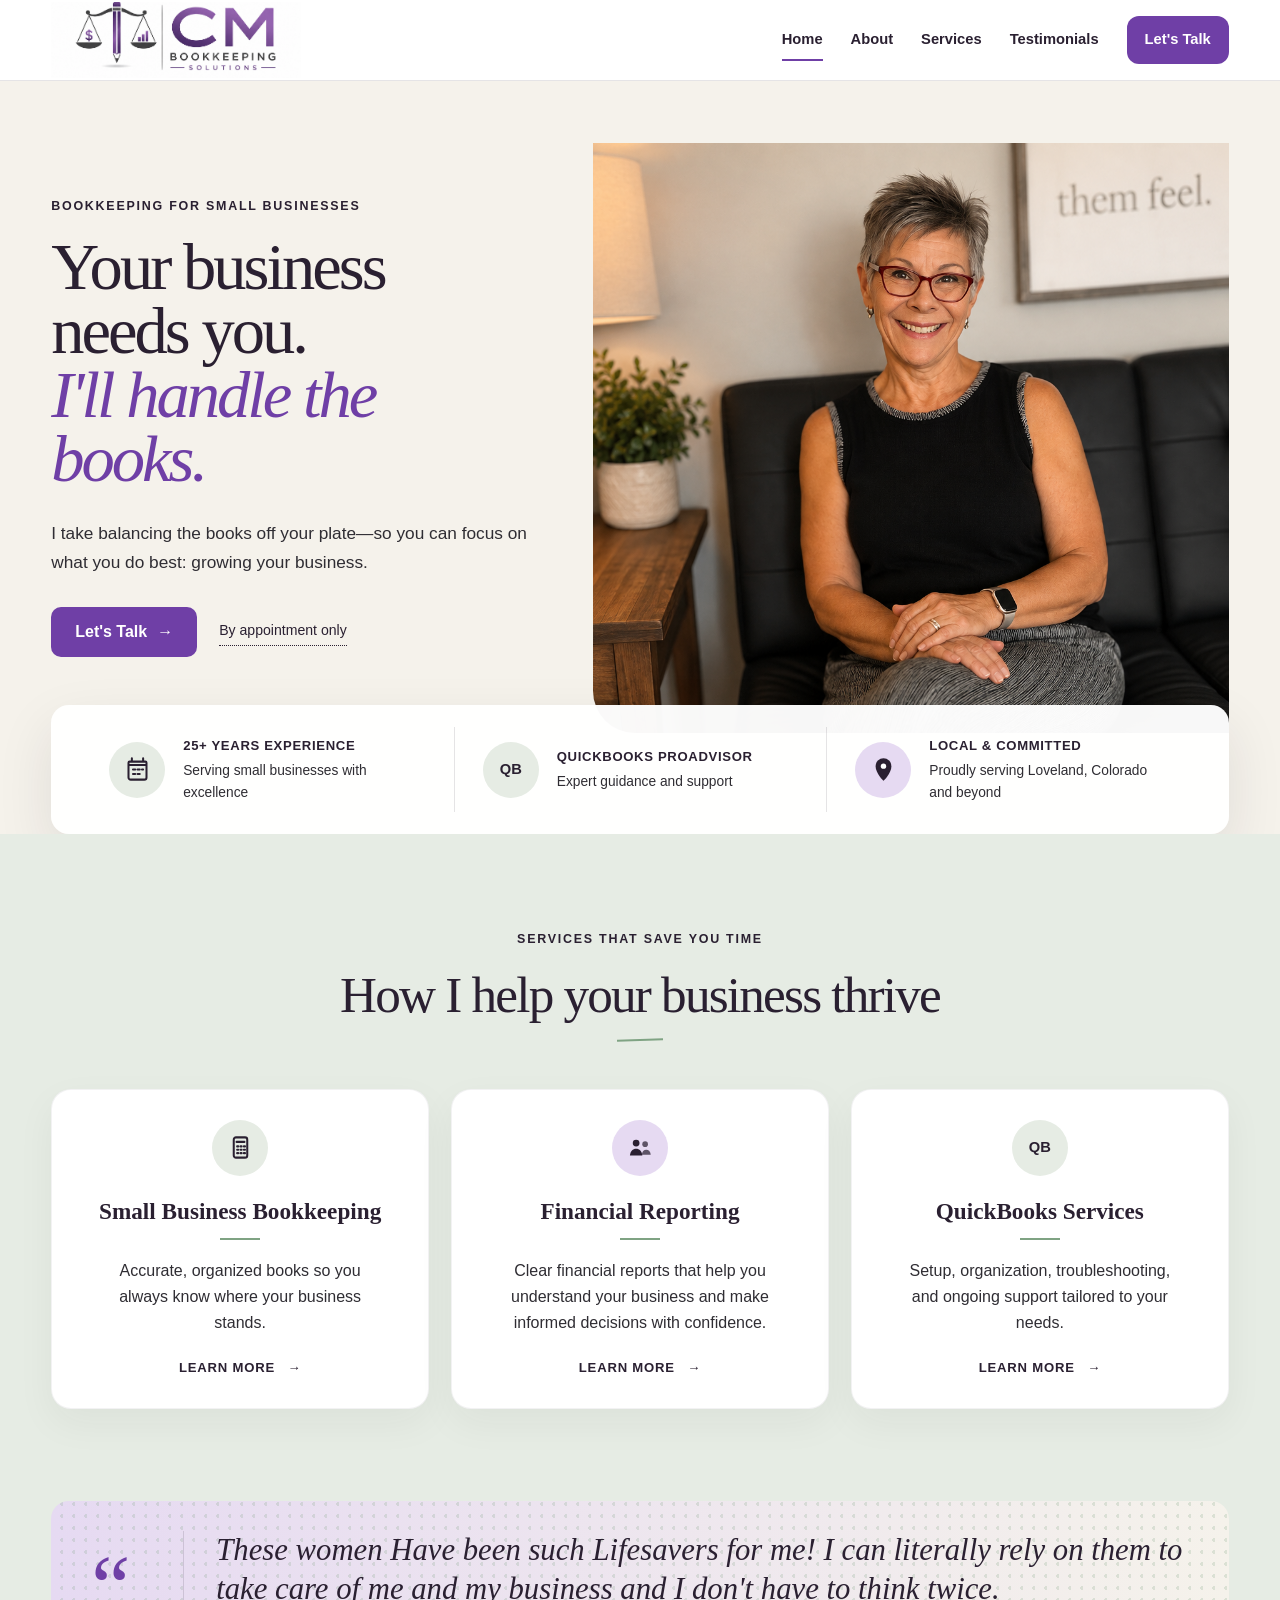
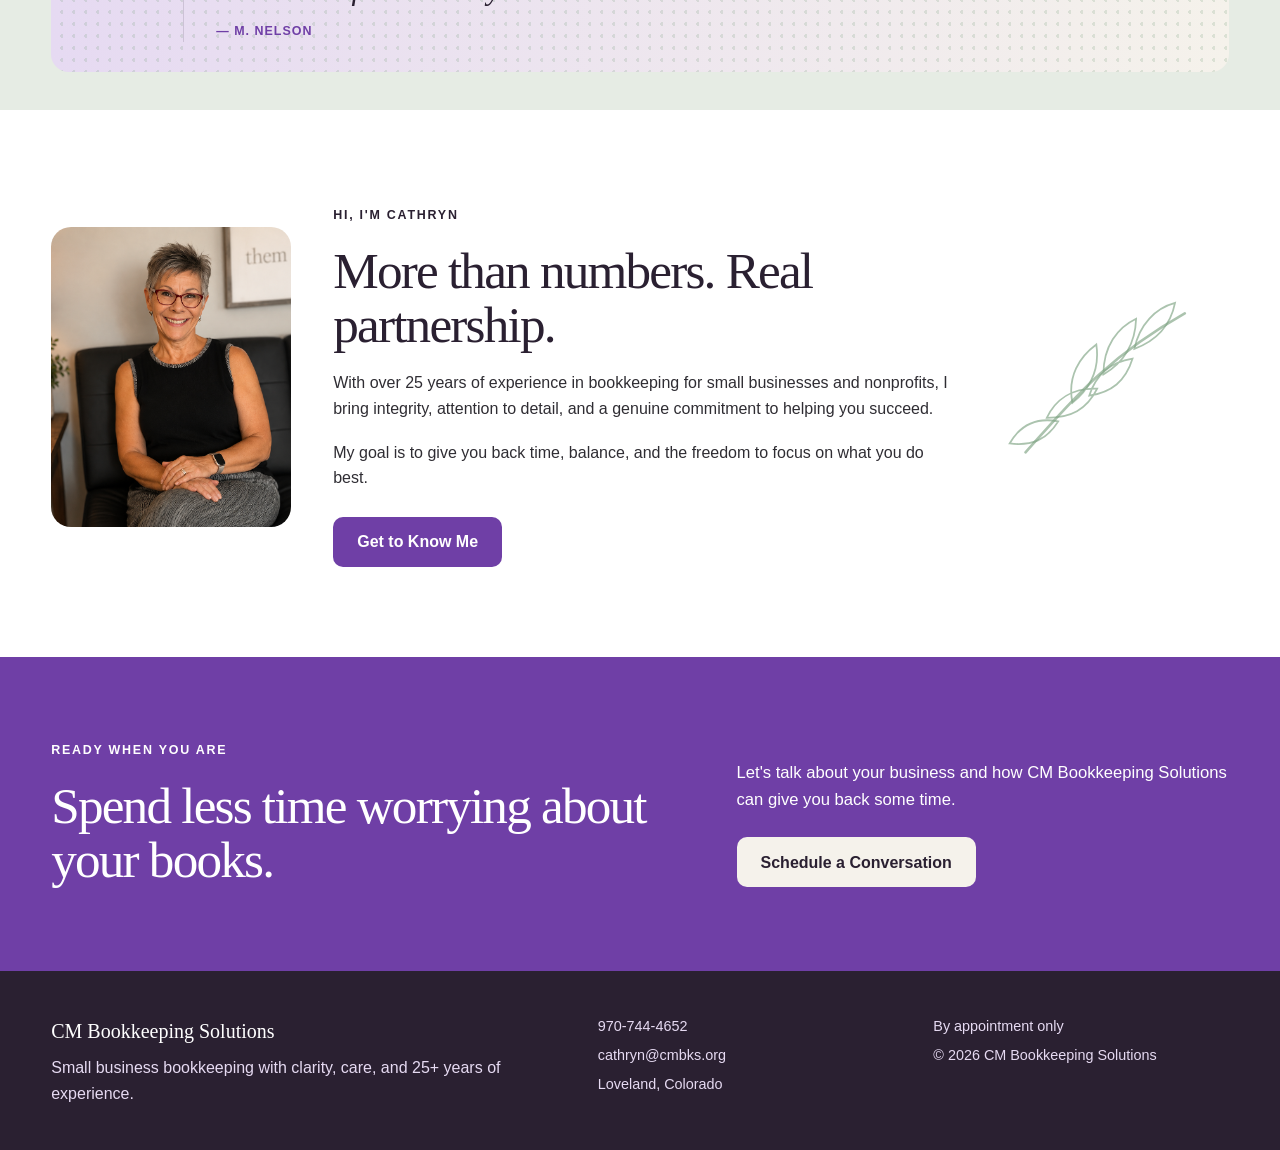
<file: index.html>
<!DOCTYPE html>
<html lang="en">
<head>
  <meta charset="UTF-8">
  <meta name="viewport" content="width=device-width, initial-scale=1.0">

  <title>CM Bookkeeping Solutions | Small Business Bookkeeping</title>
  <meta name="description" content="CM Bookkeeping Solutions provides dependable small business bookkeeping, financial reporting, and QuickBooks services backed by 25+ years of experience. Based in Loveland, Colorado.">

  <link rel="stylesheet" href="style.css">

<!-- Social Media / Link Preview -->
<meta property="og:title" content="CM Bookkeeping Solutions">
<meta property="og:description" content="Bookkeeping and QuickBooks support for small businesses.">
<meta property="og:image" content="https://cmbks.org/Images/cmbks-social-share.png">
<meta property="og:url" content="https://cmbks.org/">
<meta property="og:type" content="website">

<!-- X / Twitter Preview -->
<meta name="twitter:card" content="summary_large_image">
<meta name="twitter:title" content="CM Bookkeeping Solutions">
<meta name="twitter:description" content="Bookkeeping and QuickBooks support for small businesses.">
<meta name="twitter:image" content="https://cmbks.org/Images/cmbks-social-share.png">
</head>

<body>

<header class="site-header">
  <div class="container nav-container">
    <a class="brand" href="index.html" aria-label="CM Bookkeeping Solutions home">
      <span class="brand-logo-frame">
        <img class="brand-logo" src="Images/CMLogo2.0.png" alt="CM Bookkeeping Solutions">
      </span>
    </a>

    <nav class="main-nav" aria-label="Main navigation">
      <a class="active" href="index.html">Home</a>
      <a href="about.html">About</a>
      <a href="services.html">Services</a>
      <a href="testimonials.html">Testimonials</a>
      <a class="nav-cta" href="contact.html">Let's Talk</a>
    </nav>
  </div>
</header>


<main>

<section class="hero">
  <div class="container hero-grid">

    <div class="hero-copy reveal">
      <p class="eyebrow">Bookkeeping for small businesses</p>

      
        <h1>
  Your business<br>
  needs you.<br>
  <em>I'll handle the books.</em>
</h1>
      

      <p class="hero-lead">
        I take balancing the books off your plate—so you can
        focus on what you do best: growing your business.
      </p>

      <div class="hero-actions">
        <a class="button button-primary" href="contact.html">
          Let's Talk <span aria-hidden="true">→</span>
        </a>

        <span class="appointment-note">By appointment only</span>
      </div>
    </div>


    <div class="hero-image reveal reveal-delay">
      <img src="Images/cathryn-portrait.png" alt="Cathryn, owner of CM Bookkeeping Solutions">
      
    </div>

  </div>


  <div class="container trust-panel reveal">

    <div class="trust-item">
      <span class="trust-icon sage-icon">
        <svg viewBox="0 0 24 24" aria-hidden="true">
          <path d="M7 2v3M17 2v3M4 8h16M5 5h14a1 1 0 0 1 1 1v13a2 2 0 0 1-2 2H6a2 2 0 0 1-2-2V6a1 1 0 0 1 1-1Z" fill="none" stroke="currentColor" stroke-width="1.8" stroke-linecap="round"/>
          <path d="M8 12h2M12 12h2M16 12h1M8 16h2M12 16h2" fill="none" stroke="currentColor" stroke-width="1.8" stroke-linecap="round"/>
        </svg>
      </span>

      <div>
        <strong>25+ Years Experience</strong>
        <p>Serving small businesses with excellence</p>
      </div>
    </div>


    <div class="trust-item">
      <span class="trust-icon qb-icon">QB</span>

      <div>
        <strong>QuickBooks ProAdvisor</strong>
        <p>Expert guidance and support</p>
      </div>
    </div>


    <div class="trust-item">
      <span class="trust-icon peach-icon">
        <svg viewBox="0 0 24 24" aria-hidden="true">
          <path d="M12 22s7-6.6 7-13a7 7 0 1 0-14 0c0 6.4 7 13 7 13Z" fill="currentColor"/>
          <circle cx="12" cy="9" r="2.4" fill="var(--paper)"/>
        </svg>
      </span>

      <div>
        <strong>Local & Committed</strong>
        <p>Proudly serving Loveland, Colorado and beyond</p>
      </div>
    </div>

  </div>
</section>


<section class="services-home">
  <div class="container">

    <div class="section-heading centered reveal">
      <p class="eyebrow">Services that save you time</p>
      <h2>How I help your business thrive</h2>
      <span class="heading-swish" aria-hidden="true"></span>
    </div>


    <div class="service-grid">

      <article class="service-card reveal">
        <span class="service-icon sage-icon">
          <svg viewBox="0 0 24 24" aria-hidden="true">
            <rect x="6" y="3" width="12" height="18" rx="2" fill="none" stroke="currentColor" stroke-width="1.8"/>
            <path d="M8.5 7h7M9 11h1M12 11h1M15 11h1M9 14h1M12 14h1M15 14h1M9 17h1M12 17h1M15 17h1" fill="none" stroke="currentColor" stroke-width="1.8" stroke-linecap="round"/>
          </svg>
        </span>

        <h3>Small Business Bookkeeping</h3>

        <p>
          Accurate, organized books so you always know where your business stands.
        </p>

        <a class="card-link" href="services.html">
          Learn More <span aria-hidden="true">→</span>
        </a>
      </article>


      <article class="service-card reveal reveal-delay">
        <span class="service-icon peach-icon">
          <svg viewBox="0 0 24 24" aria-hidden="true">
            <circle cx="9" cy="8" r="3" fill="currentColor"/>
            <circle cx="17" cy="9" r="2.5" fill="currentColor" opacity=".72"/>
            <path d="M3.5 19c.4-4 2.5-6 5.5-6s5.1 2 5.5 6" fill="currentColor"/>
            <path d="M14 18.5c.3-3 1.8-4.6 4-4.6s3.8 1.6 4 4.6" fill="currentColor" opacity=".72"/>
          </svg>
        </span>

        <h3>Financial Reporting</h3>
<p>Clear financial reports that help you understand your business and make informed decisions with confidence.</p>

        <a class="card-link" href="services.html">
          Learn More <span aria-hidden="true">→</span>
        </a>
      </article>


      <article class="service-card reveal reveal-delay-2">
        <span class="service-icon qb-icon">QB</span>

        <h3>QuickBooks Services</h3>

        <p>
          Setup, organization, troubleshooting, and ongoing support tailored to your needs.
        </p>

        <a class="card-link" href="services.html">
          Learn More <span aria-hidden="true">→</span>
        </a>
      </article>

    </div>
  </div>
</section>


<section class="quote-band">
  <div class="container quote-band-inner reveal">

    <div class="quote-mark" aria-hidden="true">“</div>

    <blockquote>
      <p>
        These women Have been such Lifesavers for me! I can literally rely on them
        to take care of me and my business and I don't have to think twice.
      </p>

      <footer>— M. Nelson</footer>
    </blockquote>

  </div>
</section>


<section class="about-home">
  <div class="container about-grid">

    <div class="about-photo reveal">
      <img src="Images/cathryn-portrait.png" alt="Cathryn of CM Bookkeeping Solutions">
    </div>


    <div class="about-copy reveal reveal-delay">
      <p class="eyebrow">Hi, I'm Cathryn</p>

      <h2>More than numbers. Real partnership.</h2>

      <p>
        With over 25 years of experience in bookkeeping for small businesses
        and nonprofits, I bring integrity, attention to detail, and a genuine
        commitment to helping you succeed.
      </p>

      <p>
        My goal is to give you back time, balance, and the freedom to focus on
        what you do best.
      </p>

      <a class="button button-primary" href="about.html">
        Get to Know Me
      </a>
    </div>


    <div class="leaf-art" aria-hidden="true">
      <svg viewBox="0 0 260 240">
        <path d="M30 205C78 152 118 100 210 48" fill="none" stroke="currentColor" stroke-width="3" stroke-linecap="round"/>
        <path d="M83 149c-6-30 8-52 27-66 4 27-6 49-27 66ZM118 117c0-32 16-53 37-63-1 28-13 49-37 63ZM153 88c6-28 24-46 46-52-5 25-19 42-46 52ZM67 170c-26-5-44 6-55 25 25 3 42-4 55-25ZM111 133c-28-1-47 12-57 33 27 0 45-9 57-33ZM151 99c-26 4-42 20-49 42 25-4 41-16 49-42Z" fill="none" stroke="currentColor" stroke-width="2"/>
      </svg>
    </div>

  </div>
</section>


<section class="cta-home">
  <div class="container cta-grid reveal">

    <div>
      <p class="eyebrow eyebrow-light">Ready when you are</p>
      <h2>Spend less time worrying about your books.</h2>
    </div>

    <div class="cta-copy">
      <p>
        Let's talk about your business and how CM Bookkeeping Solutions can give
        you back some time.
      </p>

      <a class="button button-light" href="contact.html">
        Schedule a Conversation
      </a>
    </div>

  </div>
</section>

</main>


<footer class="site-footer">
  <div class="container footer-grid">

    <div>
      <div class="footer-brand">CM Bookkeeping Solutions</div>
      <p>Small business bookkeeping with clarity, care, and 25+ years of experience.</p>
    </div>

    <div class="footer-contact">
      <a href="tel:9707444652">970-744-4652</a>
      <a href="mailto:cathryn@cmbks.org">cathryn@cmbks.org</a>
      <span>Loveland, Colorado</span>
    </div>

    <div class="footer-meta">
      <span>By appointment only</span>
      <span>© 2026 CM Bookkeeping Solutions</span>
    </div>

  </div>
</footer>


<script src="script.js"></script>

</body>
</html>
</file>
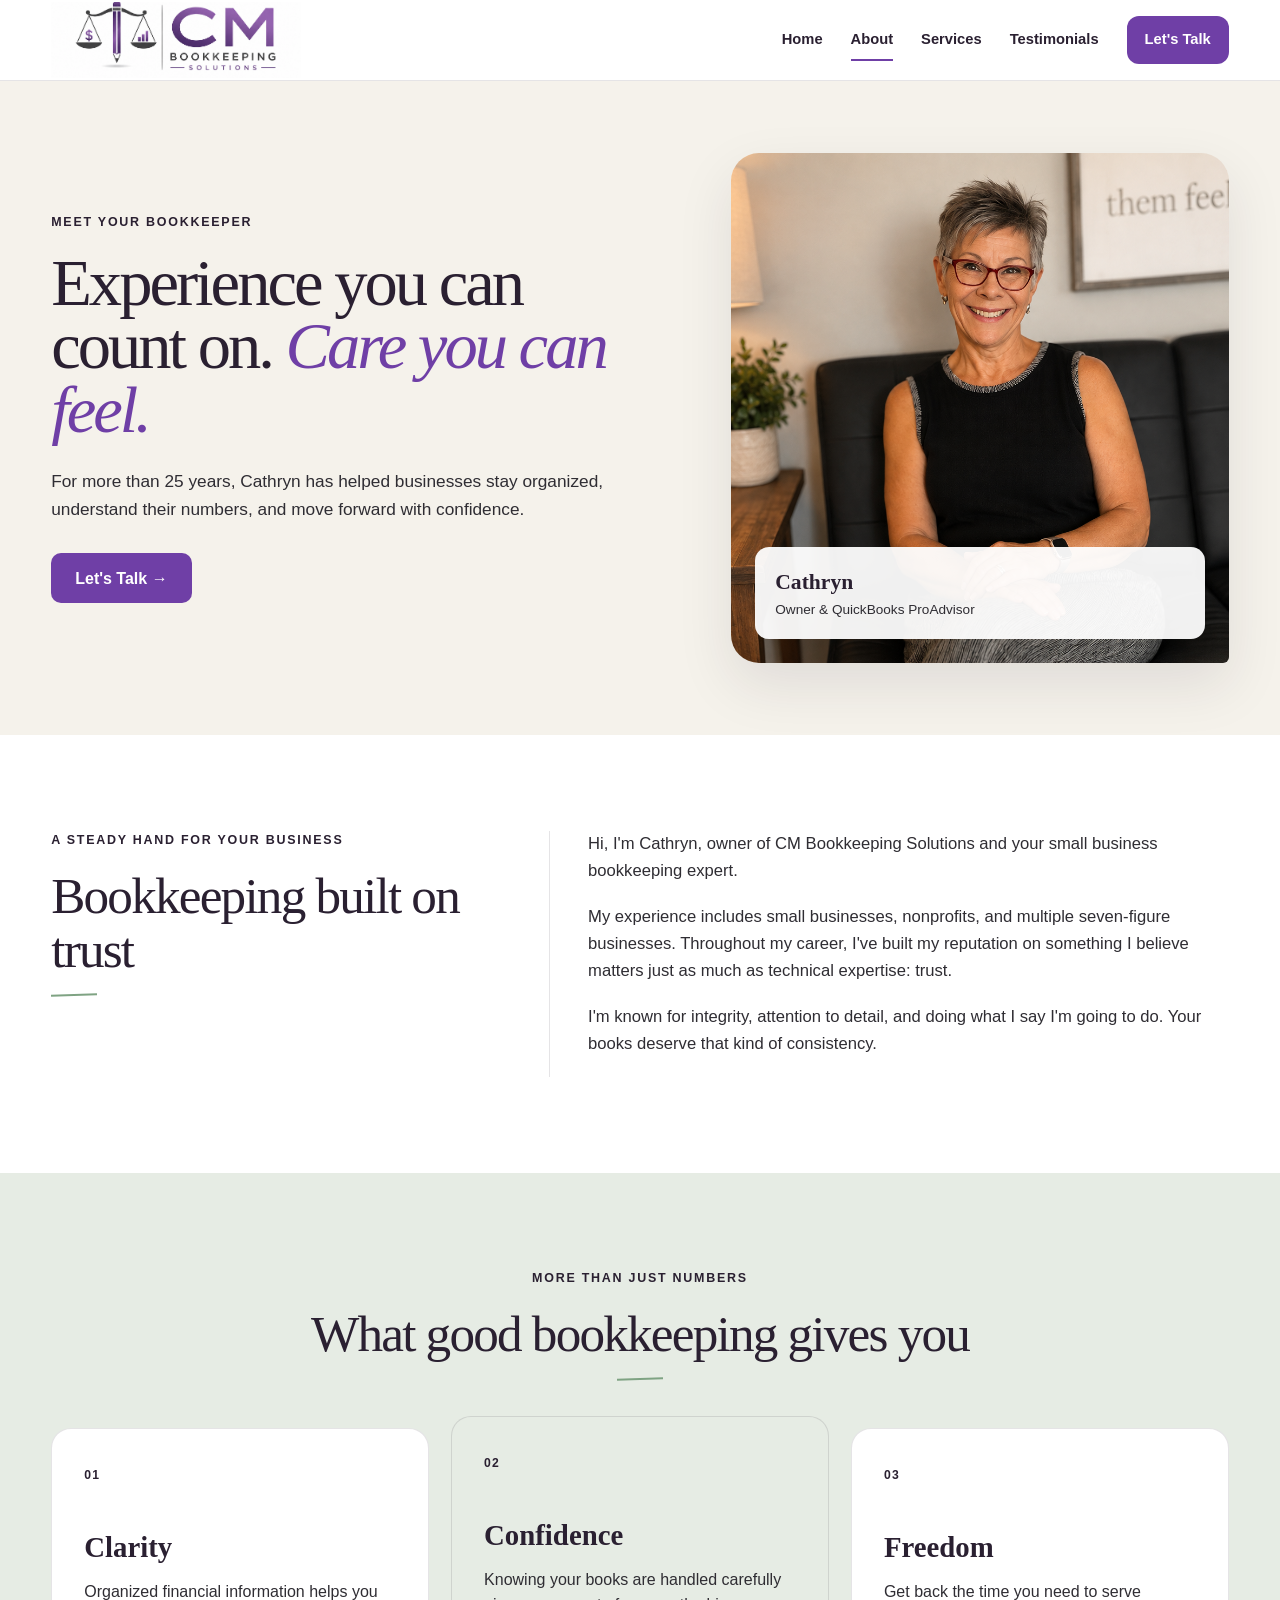
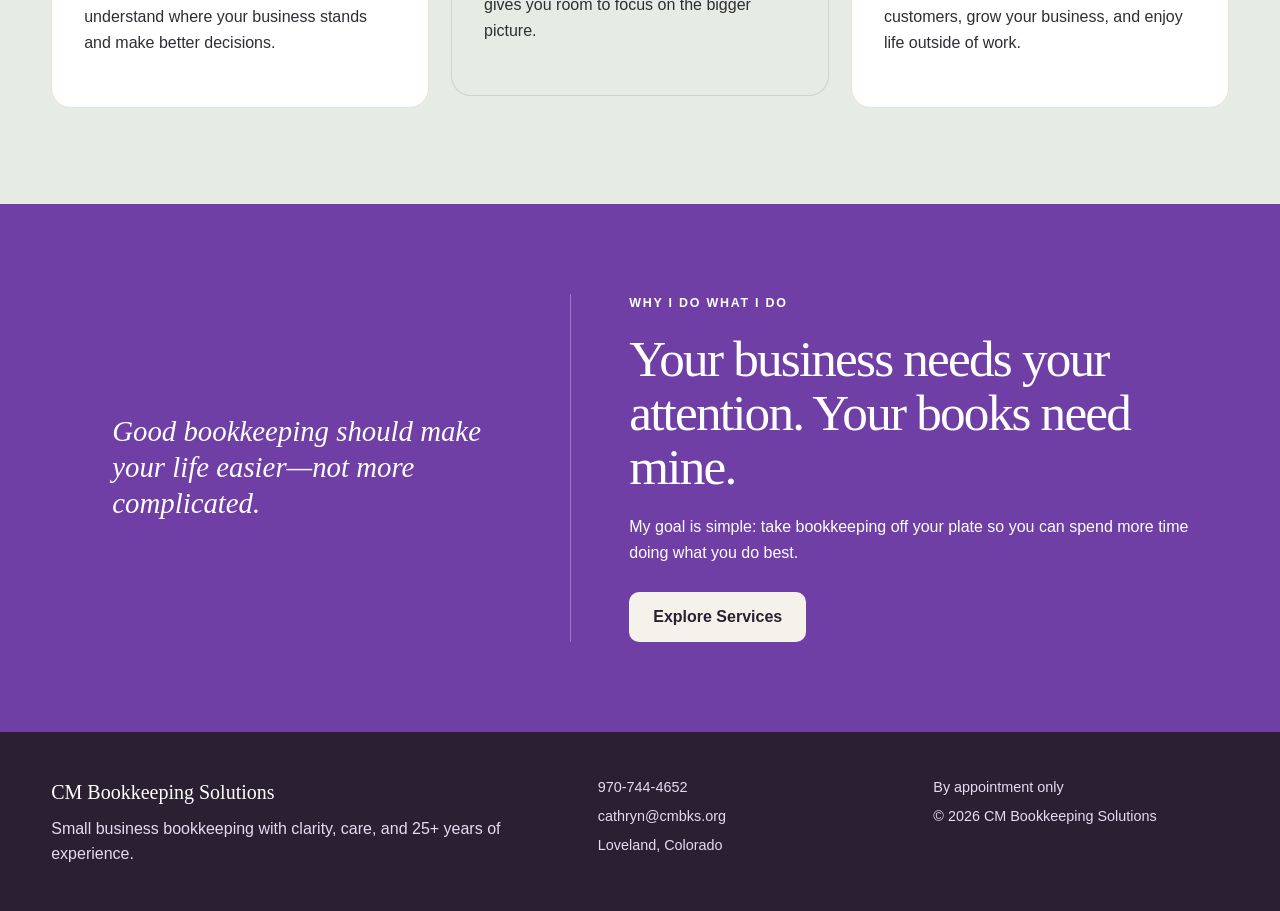
<file: about.html>
<!DOCTYPE html><html lang="en"><head><meta charset="UTF-8"><meta name="viewport" content="width=device-width,initial-scale=1"><title>About Cathryn | CM Bookkeeping Solutions</title><meta name="description" content="Meet Cathryn, owner of CM Bookkeeping Solutions in Loveland, Colorado, with more than 25 years of bookkeeping experience."><link rel="stylesheet" href="style.css"></head><body>
<header class="site-header"><div class="container nav-container"><a class="brand" href="index.html" aria-label="CM Bookkeeping Solutions home"><span class="brand-logo-frame"><img class="brand-logo" src="Images/CMLogo2.0.png" alt="CM Bookkeeping Solutions"></span></a><nav class="main-nav" aria-label="Main navigation"><a href="index.html">Home</a><a class="active" href="about.html">About</a><a href="services.html">Services</a><a href="testimonials.html">Testimonials</a><a class="nav-cta" href="contact.html">Let's Talk</a></nav></div></header>
<main><section class="inner-hero"><div class="container inner-hero-grid"><div class="inner-hero-copy reveal"><p class="eyebrow">Meet your bookkeeper</p><h1>Experience you can count on. <em>Care you can feel.</em></h1><p>For more than 25 years, Cathryn has helped businesses stay organized, understand their numbers, and move forward with confidence.</p><a class="button button-primary" href="contact.html">Let's Talk →</a></div><div class="portrait-panel reveal reveal-delay"><img src="Images/cathryn-portrait.png" alt="Cathryn, owner of CM Bookkeeping Solutions"><div class="portrait-note"><strong>Cathryn</strong><span>Owner &amp; QuickBooks ProAdvisor</span></div></div></div></section>
<section class="story-section"><div class="container story-grid"><div class="section-heading reveal"><p class="eyebrow">A steady hand for your business</p><h2>Bookkeeping built on trust</h2><span class="heading-swish left"></span></div><div class="story-copy reveal reveal-delay"><p>Hi, I'm Cathryn, owner of CM Bookkeeping Solutions and your small business bookkeeping expert.</p><p>My experience includes small businesses, nonprofits, and multiple seven-figure businesses. Throughout my career, I've built my reputation on something I believe matters just as much as technical expertise: trust.</p><p>I'm known for integrity, attention to detail, and doing what I say I'm going to do. Your books deserve that kind of consistency.</p></div></div></section>
<section class="value-section"><div class="container"><div class="section-heading centered reveal"><p class="eyebrow">More than just numbers</p><h2>What good bookkeeping gives you</h2><span class="heading-swish"></span></div><div class="value-grid"><article class="value-card reveal"><span class="value-number">01</span><h3>Clarity</h3><p>Organized financial information helps you understand where your business stands and make better decisions.</p></article><article class="value-card featured reveal reveal-delay"><span class="value-number">02</span><h3>Confidence</h3><p>Knowing your books are handled carefully gives you room to focus on the bigger picture.</p></article><article class="value-card reveal reveal-delay-2"><span class="value-number">03</span><h3>Freedom</h3><p>Get back the time you need to serve customers, grow your business, and enjoy life outside of work.</p></article></div></div></section>
<section class="split-band"><div class="container split-band-grid"><div class="split-quote reveal"><span class="quote-mark">“</span><p>Good bookkeeping should make your life easier—not more complicated.</p></div><div class="split-content reveal reveal-delay"><p class="eyebrow eyebrow-light">Why I do what I do</p><h2>Your business needs your attention. Your books need mine.</h2><p>My goal is simple: take bookkeeping off your plate so you can spend more time doing what you do best.</p><a class="button button-light" href="services.html">Explore Services</a></div></div></section></main>
<footer class="site-footer"><div class="container footer-grid"><div><div class="footer-brand">CM Bookkeeping Solutions</div><p>Small business bookkeeping with clarity, care, and 25+ years of experience.</p></div><div class="footer-contact"><a href="tel:9707444652">970-744-4652</a><a href="mailto:cathryn@cmbks.org">cathryn@cmbks.org</a><span>Loveland, Colorado</span></div><div class="footer-meta"><span>By appointment only</span><span>© 2026 CM Bookkeeping Solutions</span></div></div></footer><script src="script.js"></script></body></html>
</file>
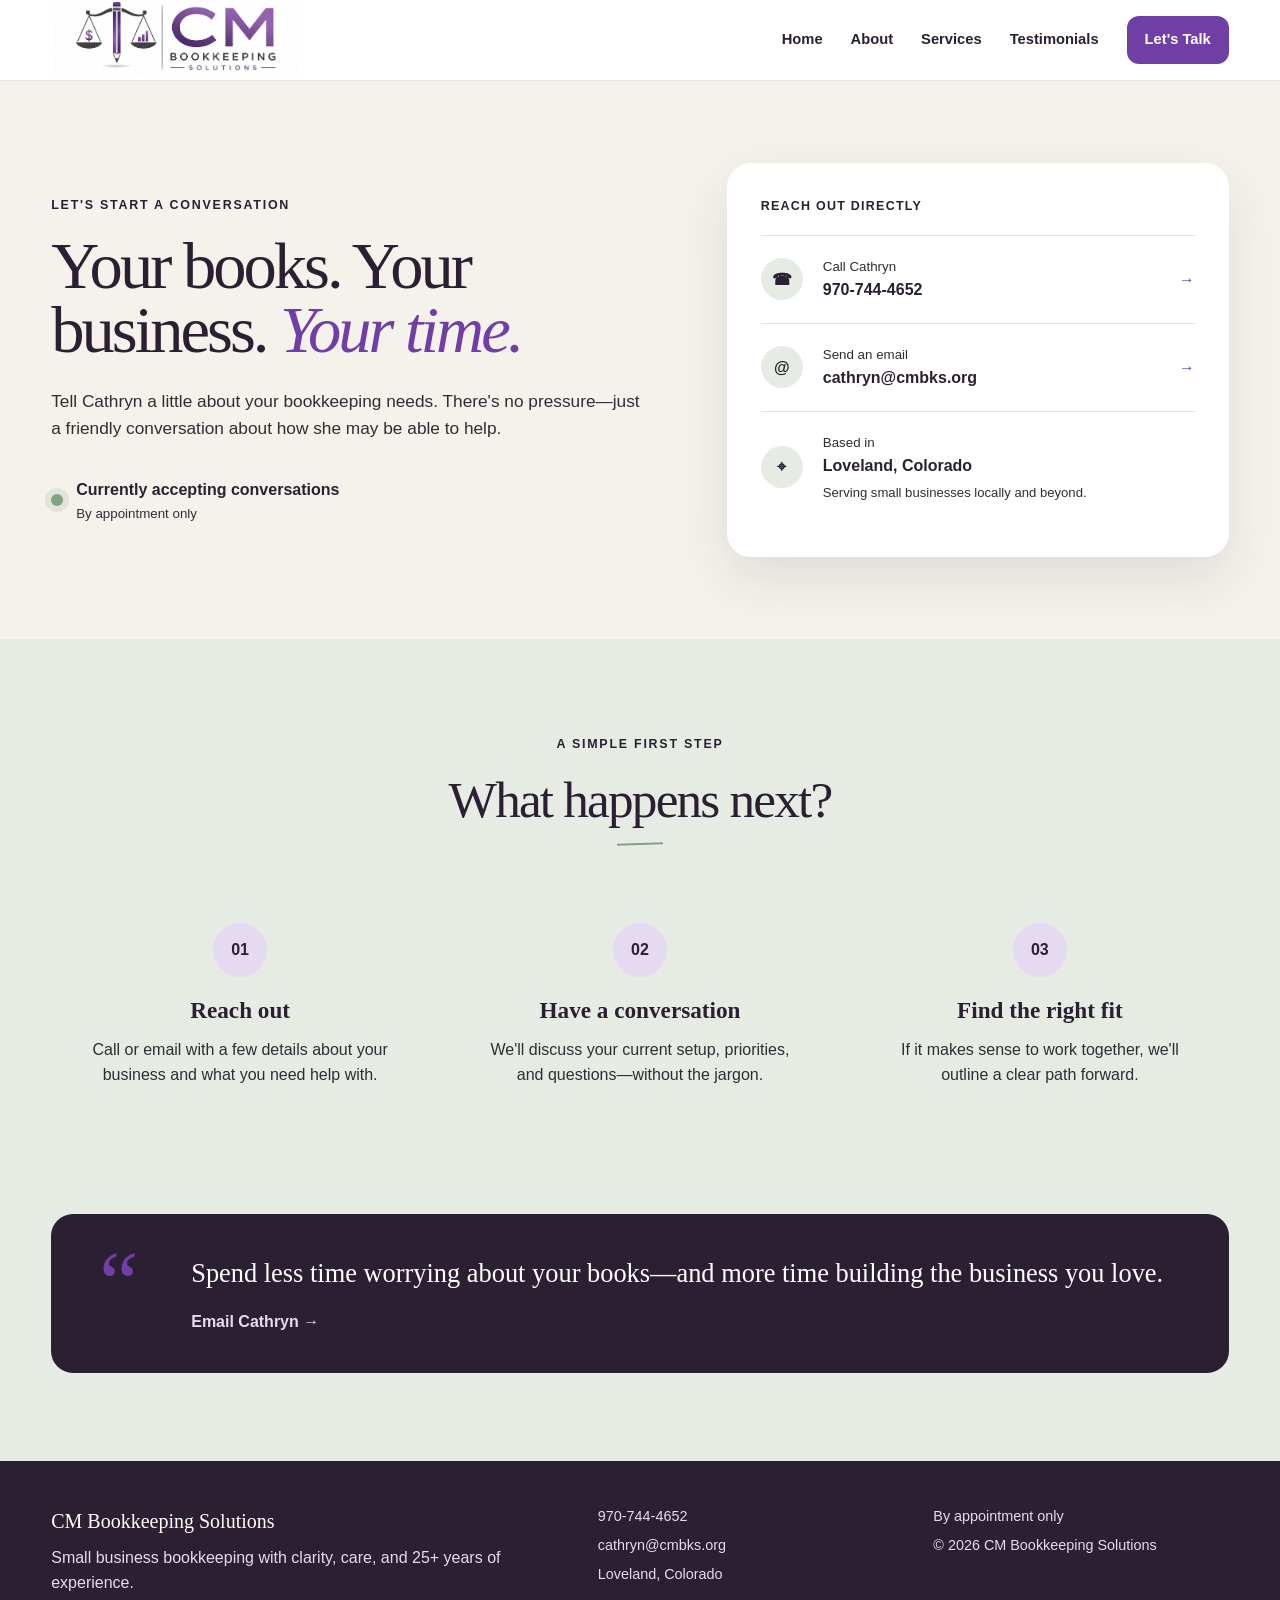
<file: contact.html>
<!DOCTYPE html><html lang="en"><head><meta charset="UTF-8"><meta name="viewport" content="width=device-width,initial-scale=1"><title>Contact CM Bookkeeping Solutions | Loveland, CO</title><meta name="description" content="Contact CM Bookkeeping Solutions in Loveland, Colorado for bookkeeping and QuickBooks services."><link rel="stylesheet" href="style.css"></head><body>
<header class="site-header"><div class="container nav-container"><a class="brand" href="index.html" aria-label="CM Bookkeeping Solutions home"><span class="brand-logo-frame"><img class="brand-logo" src="Images/CMLogo2.0.png" alt="CM Bookkeeping Solutions"></span></a><nav class="main-nav" aria-label="Main navigation"><a href="index.html">Home</a><a href="about.html">About</a><a href="services.html">Services</a><a href="testimonials.html">Testimonials</a><a class="nav-cta active" href="contact.html">Let's Talk</a></nav></div></header>
<main><section class="contact-hero"><div class="container contact-grid"><div class="contact-copy reveal"><p class="eyebrow">Let's start a conversation</p><h1>Your books. Your business. <em>Your time.</em></h1><p>Tell Cathryn a little about your bookkeeping needs. There's no pressure—just a friendly conversation about how she may be able to help.</p><div class="availability"><span class="availability-dot"></span><div><strong>Currently accepting conversations</strong><small>By appointment only</small></div></div></div><div class="contact-panel reveal reveal-delay"><p class="panel-label">Reach out directly</p><a class="contact-method" href="tel:9707444652"><span class="method-icon">☎</span><span><small>Call Cathryn</small><strong>970-744-4652</strong></span><b>→</b></a><a class="contact-method" href="mailto:cathryn@cmbks.org?subject=Bookkeeping%20Consultation"><span class="method-icon">@</span><span><small>Send an email</small><strong>cathryn@cmbks.org</strong></span><b>→</b></a><div class="contact-location"><span class="method-icon">⌖</span><span><small>Based in</small><strong>Loveland, Colorado</strong><p>Serving small businesses locally and beyond.</p></span></div></div></div></section>
<section class="expect-section"><div class="container"><div class="section-heading centered reveal"><p class="eyebrow">A simple first step</p><h2>What happens next?</h2><span class="heading-swish"></span></div><div class="expect-grid"><article class="expect-card reveal"><span>01</span><h3>Reach out</h3><p>Call or email with a few details about your business and what you need help with.</p></article><article class="expect-card reveal reveal-delay"><span>02</span><h3>Have a conversation</h3><p>We'll discuss your current setup, priorities, and questions—without the jargon.</p></article><article class="expect-card reveal reveal-delay-2"><span>03</span><h3>Find the right fit</h3><p>If it makes sense to work together, we'll outline a clear path forward.</p></article></div></div></section>
<section class="contact-note"><div class="container contact-note-inner reveal"><span class="quote-mark">“</span><div><p>Spend less time worrying about your books—and more time building the business you love.</p><a href="mailto:cathryn@cmbks.org?subject=Bookkeeping%20Consultation">Email Cathryn <span>→</span></a></div></div></section></main>
<footer class="site-footer"><div class="container footer-grid"><div><div class="footer-brand">CM Bookkeeping Solutions</div><p>Small business bookkeeping with clarity, care, and 25+ years of experience.</p></div><div class="footer-contact"><a href="tel:9707444652">970-744-4652</a><a href="mailto:cathryn@cmbks.org">cathryn@cmbks.org</a><span>Loveland, Colorado</span></div><div class="footer-meta"><span>By appointment only</span><span>© 2026 CM Bookkeeping Solutions</span></div></div></footer><script src="script.js"></script></body></html>
</file>
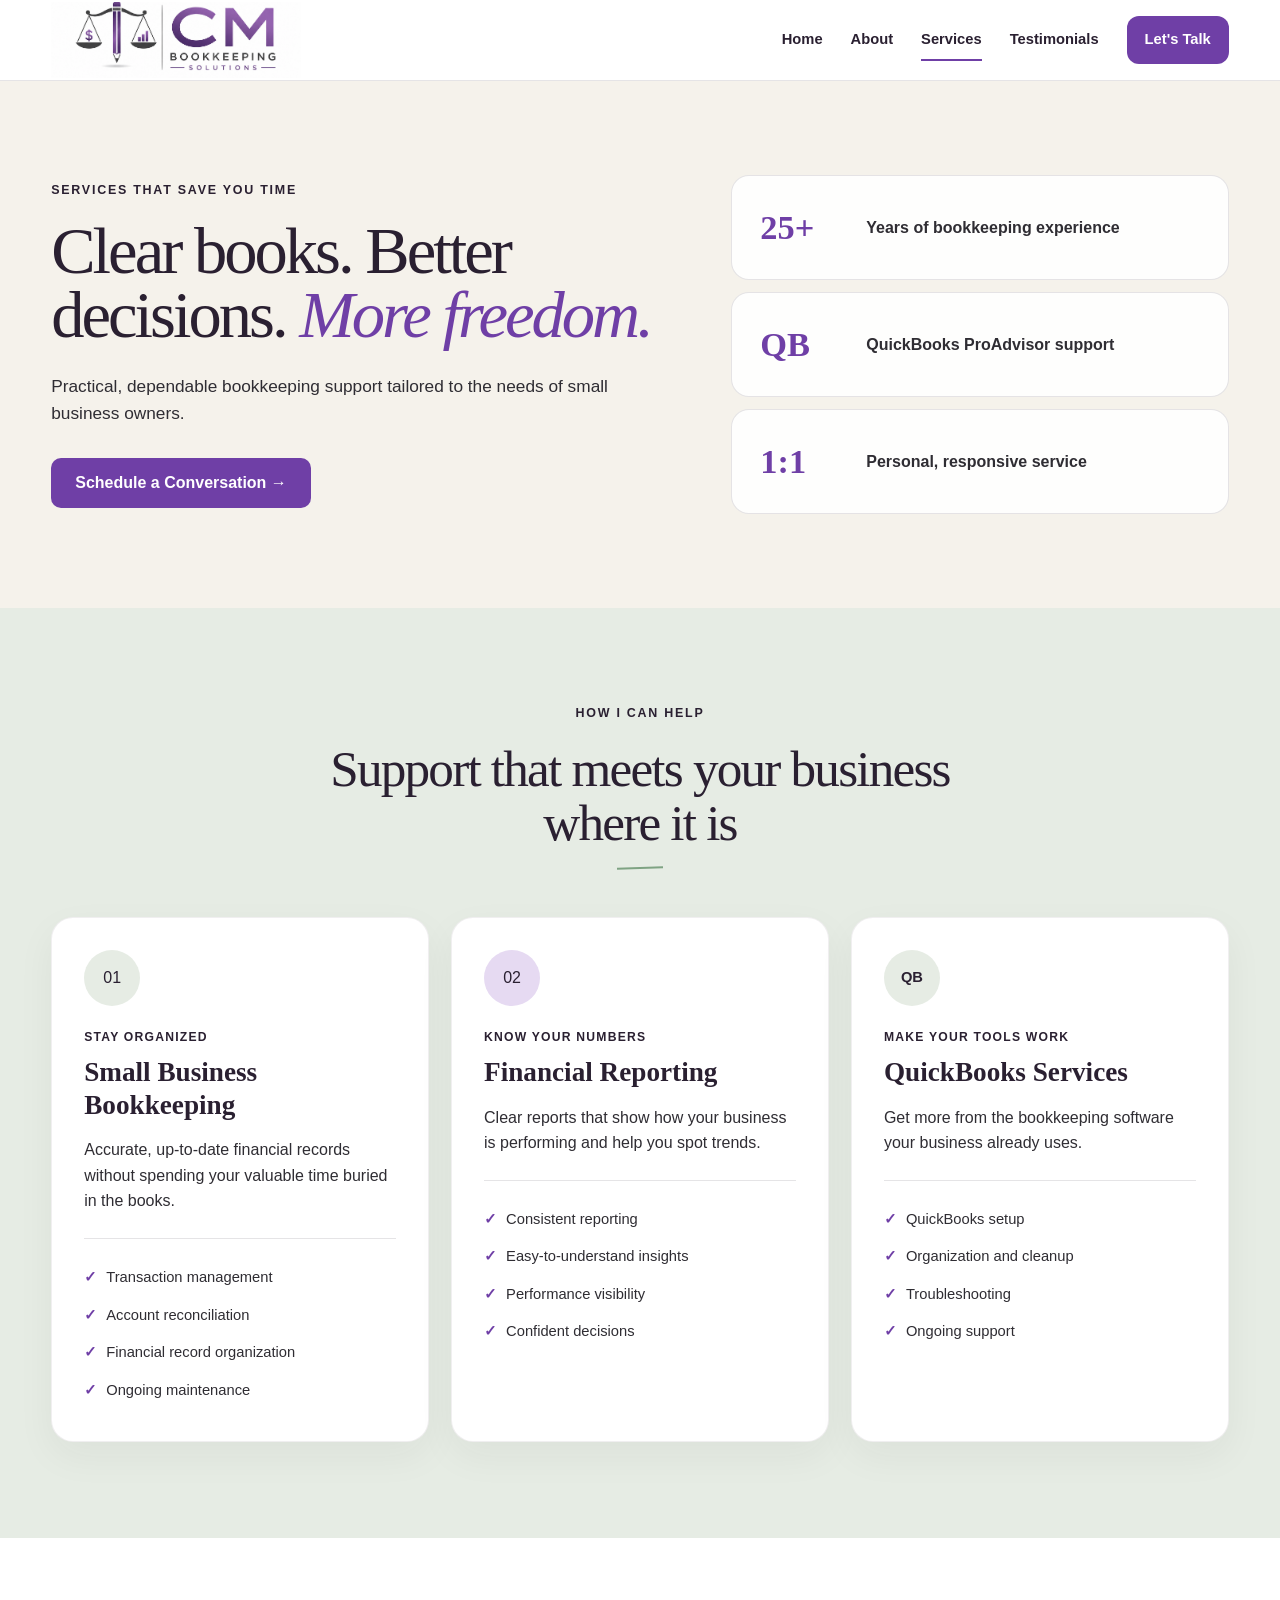
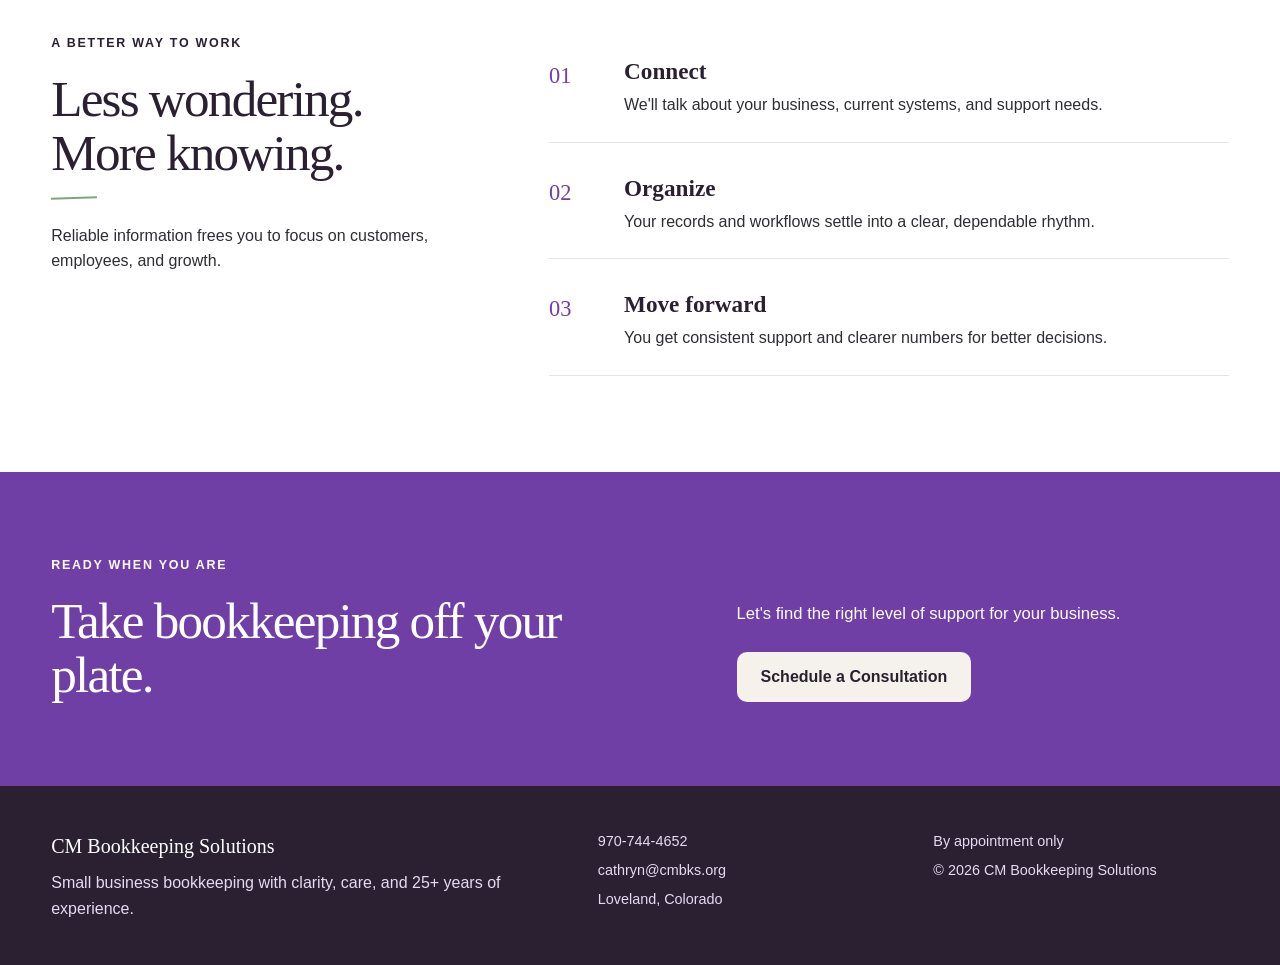
<file: services.html>
<!DOCTYPE html><html lang="en"><head><meta charset="UTF-8"><meta name="viewport" content="width=device-width,initial-scale=1"><title>Bookkeeping, Reporting &amp; QuickBooks Services | CM Bookkeeping Solutions</title><meta name="description" content="Small business bookkeeping, financial reporting, and QuickBooks services in Loveland, Colorado."><link rel="stylesheet" href="style.css"></head><body>
<header class="site-header"><div class="container nav-container"><a class="brand" href="index.html" aria-label="CM Bookkeeping Solutions home"><span class="brand-logo-frame"><img class="brand-logo" src="Images/CMLogo2.0.png" alt="CM Bookkeeping Solutions"></span></a><nav class="main-nav" aria-label="Main navigation"><a href="index.html">Home</a><a href="about.html">About</a><a class="active" href="services.html">Services</a><a href="testimonials.html">Testimonials</a><a class="nav-cta" href="contact.html">Let's Talk</a></nav></div></header>
<main><section class="inner-hero"><div class="container inner-hero-grid"><div class="inner-hero-copy reveal"><p class="eyebrow">Services that save you time</p><h1>Clear books. Better decisions. <em>More freedom.</em></h1><p>Practical, dependable bookkeeping support tailored to the needs of small business owners.</p><a class="button button-primary" href="contact.html">Schedule a Conversation →</a></div><div class="hero-stat-stack reveal reveal-delay"><div class="hero-stat"><strong>25+</strong><span>Years of bookkeeping experience</span></div><div class="hero-stat"><strong>QB</strong><span>QuickBooks ProAdvisor support</span></div><div class="hero-stat"><strong>1:1</strong><span>Personal, responsive service</span></div></div></div></section>
<section class="service-detail-section"><div class="container"><div class="section-heading centered reveal"><p class="eyebrow">How I can help</p><h2>Support that meets your business where it is</h2><span class="heading-swish"></span></div><div class="service-detail-grid"><article class="service-detail-card reveal"><span class="service-icon sage-icon">01</span><span class="card-kicker">Stay organized</span><h3>Small Business Bookkeeping</h3><p>Accurate, up-to-date financial records without spending your valuable time buried in the books.</p><ul><li>Transaction management</li><li>Account reconciliation</li><li>Financial record organization</li><li>Ongoing maintenance</li></ul></article><article class="service-detail-card reveal reveal-delay"><span class="service-icon peach-icon">02</span><span class="card-kicker">Know your numbers</span><h3>Financial Reporting</h3><p>Clear reports that show how your business is performing and help you spot trends.</p><ul><li>Consistent reporting</li><li>Easy-to-understand insights</li><li>Performance visibility</li><li>Confident decisions</li></ul></article><article class="service-detail-card reveal reveal-delay-2"><span class="service-icon qb-icon">QB</span><span class="card-kicker">Make your tools work</span><h3>QuickBooks Services</h3><p>Get more from the bookkeeping software your business already uses.</p><ul><li>QuickBooks setup</li><li>Organization and cleanup</li><li>Troubleshooting</li><li>Ongoing support</li></ul></article></div></div></section>
<section class="process-section"><div class="container process-grid"><div class="section-heading reveal"><p class="eyebrow">A better way to work</p><h2>Less wondering. More knowing.</h2><span class="heading-swish left"></span><p>Reliable information frees you to focus on customers, employees, and growth.</p></div><div class="process-list"><div class="process-step reveal"><span>01</span><div><h3>Connect</h3><p>We'll talk about your business, current systems, and support needs.</p></div></div><div class="process-step reveal reveal-delay"><span>02</span><div><h3>Organize</h3><p>Your records and workflows settle into a clear, dependable rhythm.</p></div></div><div class="process-step reveal reveal-delay-2"><span>03</span><div><h3>Move forward</h3><p>You get consistent support and clearer numbers for better decisions.</p></div></div></div></div></section>
<section class="cta-home"><div class="container cta-grid reveal"><div><p class="eyebrow eyebrow-light">Ready when you are</p><h2>Take bookkeeping off your plate.</h2></div><div class="cta-copy"><p>Let's find the right level of support for your business.</p><a class="button button-light" href="contact.html">Schedule a Consultation</a></div></div></section></main>
<footer class="site-footer"><div class="container footer-grid"><div><div class="footer-brand">CM Bookkeeping Solutions</div><p>Small business bookkeeping with clarity, care, and 25+ years of experience.</p></div><div class="footer-contact"><a href="tel:9707444652">970-744-4652</a><a href="mailto:cathryn@cmbks.org">cathryn@cmbks.org</a><span>Loveland, Colorado</span></div><div class="footer-meta"><span>By appointment only</span><span>© 2026 CM Bookkeeping Solutions</span></div></div></footer><script src="script.js"></script></body></html>
</file>
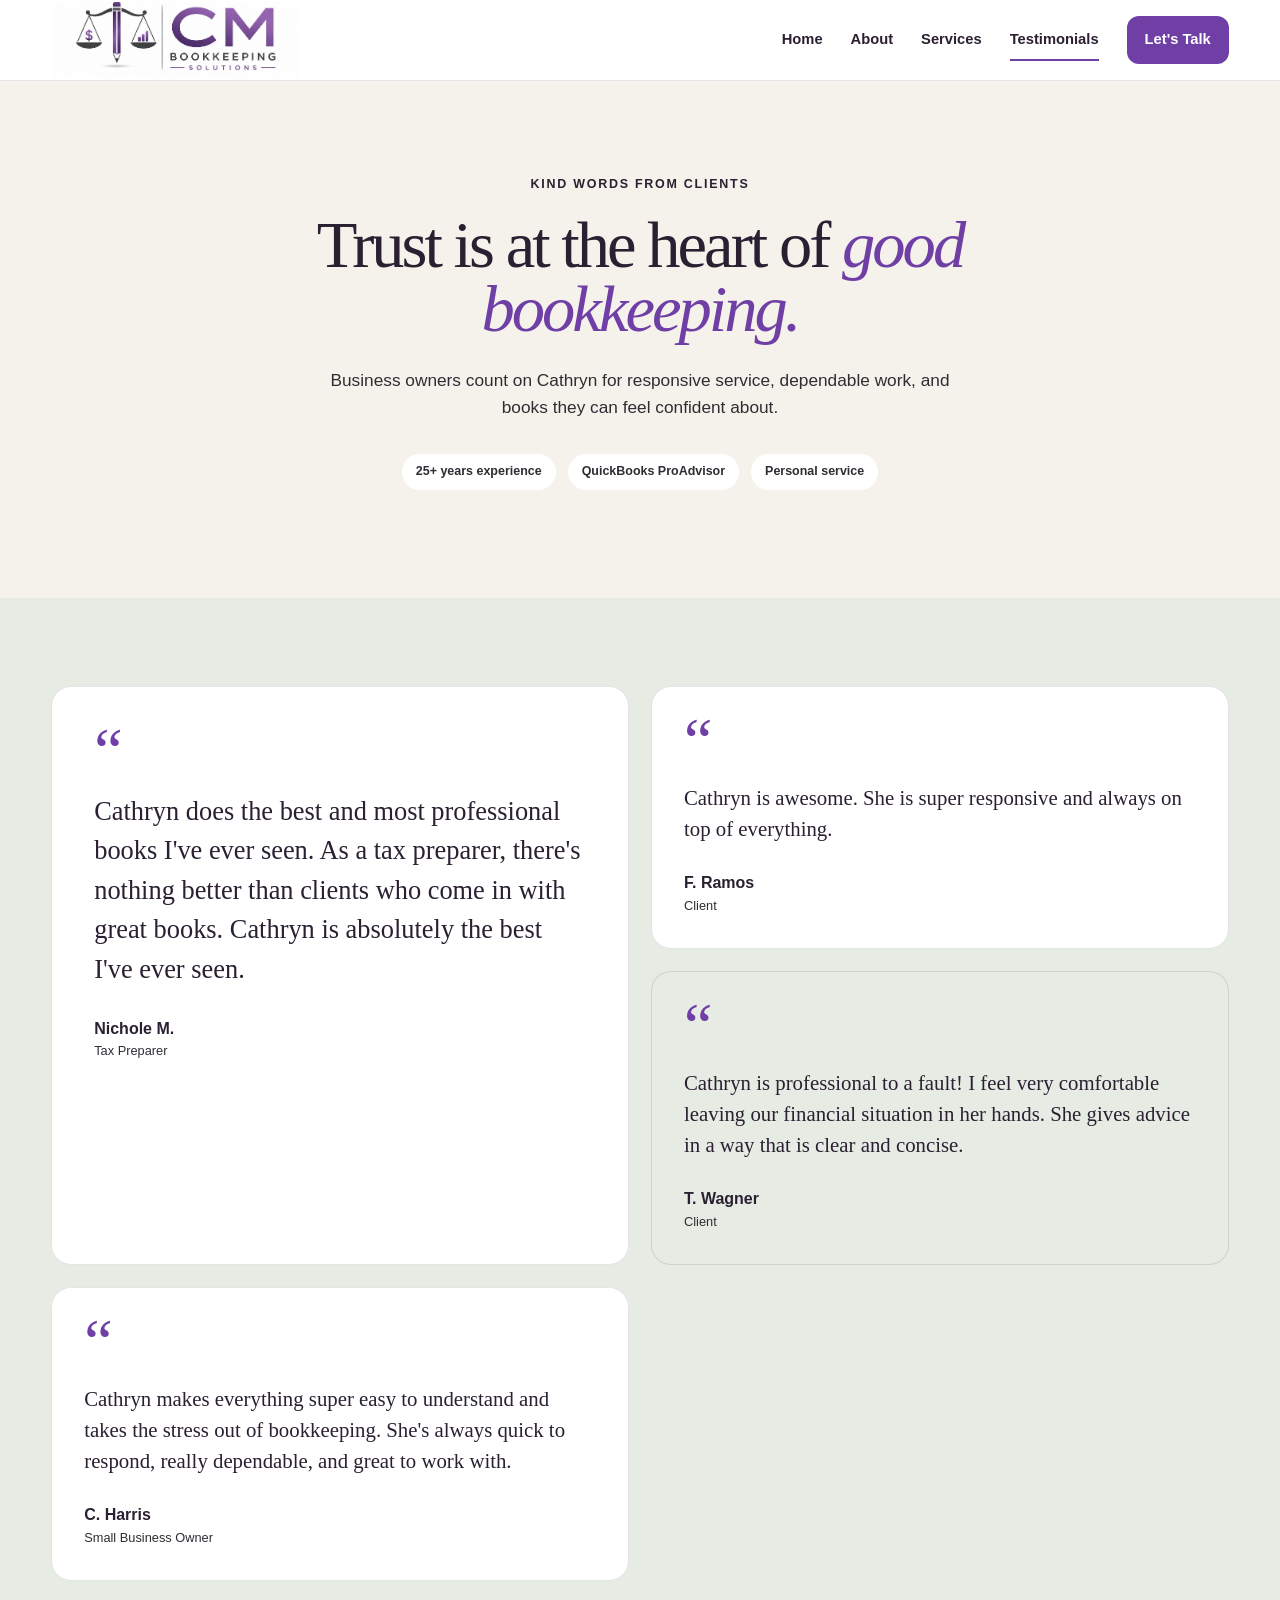
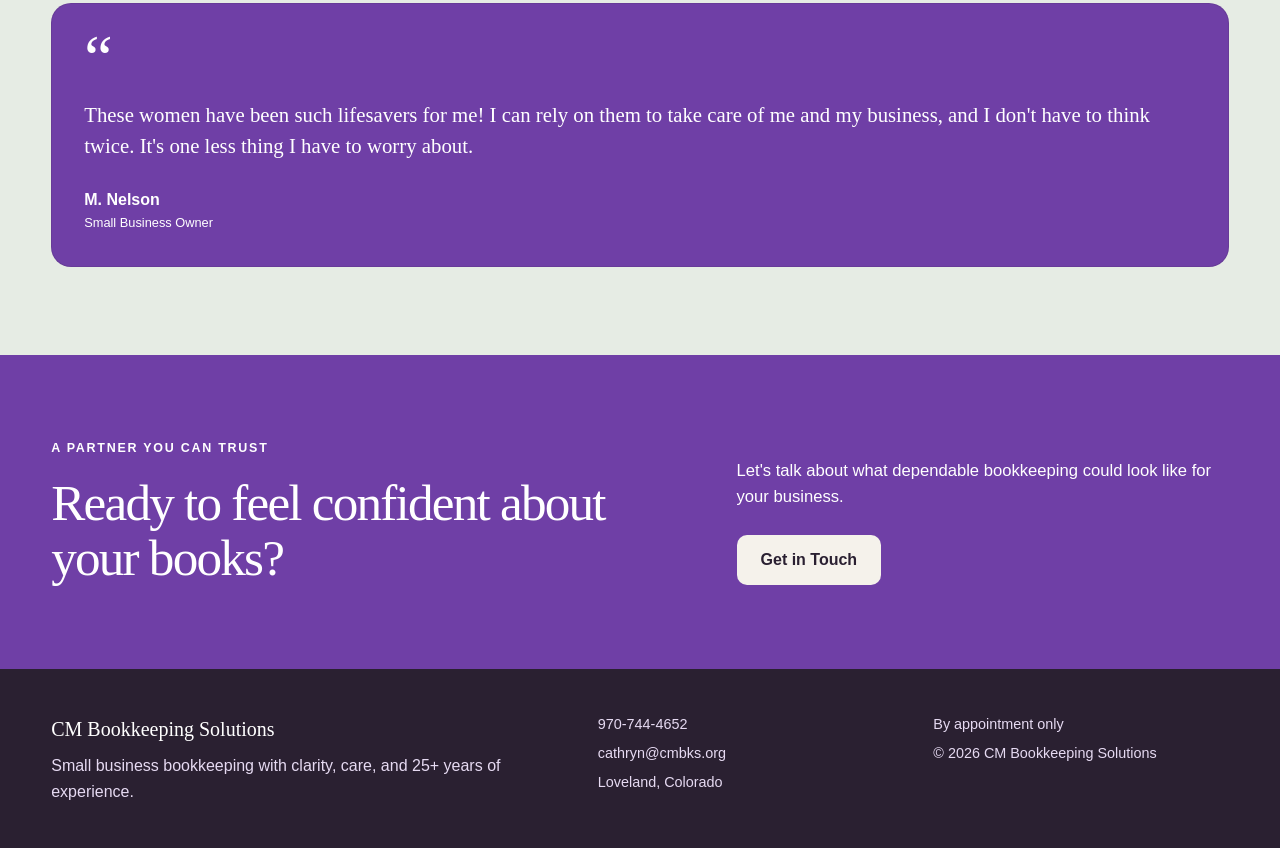
<file: testimonials.html>
<!DOCTYPE html><html lang="en"><head><meta charset="UTF-8"><meta name="viewport" content="width=device-width,initial-scale=1"><title>Client Testimonials | CM Bookkeeping Solutions</title><meta name="description" content="Read what clients say about CM Bookkeeping Solutions and Cathryn's bookkeeping services."><link rel="stylesheet" href="style.css"></head><body>
<header class="site-header"><div class="container nav-container"><a class="brand" href="index.html" aria-label="CM Bookkeeping Solutions home"><span class="brand-logo-frame"><img class="brand-logo" src="Images/CMLogo2.0.png" alt="CM Bookkeeping Solutions"></span></a><nav class="main-nav" aria-label="Main navigation"><a href="index.html">Home</a><a href="about.html">About</a><a href="services.html">Services</a><a class="active" href="testimonials.html">Testimonials</a><a class="nav-cta" href="contact.html">Let's Talk</a></nav></div></header>
<main><section class="inner-hero testimonial-hero"><div class="container testimonial-hero-inner reveal"><p class="eyebrow">Kind words from clients</p><h1>Trust is at the heart of <em>good bookkeeping.</em></h1><p>Business owners count on Cathryn for responsive service, dependable work, and books they can feel confident about.</p><div class="mini-trust"><span>25+ years experience</span><span>QuickBooks ProAdvisor</span><span>Personal service</span></div></div></section>
<section class="testimonials-section"><div class="container testimonial-masonry"><article class="testimonial-card large reveal"><span class="quote-mark">“</span><blockquote>Cathryn does the best and most professional books I've ever seen. As a tax preparer, there's nothing better than clients who come in with great books. Cathryn is absolutely the best I've ever seen.</blockquote><footer><strong>Nichole M.</strong><span>Tax Preparer</span></footer></article><article class="testimonial-card reveal reveal-delay"><span class="quote-mark">“</span><blockquote>Cathryn is awesome. She is super responsive and always on top of everything.</blockquote><footer><strong>F. Ramos</strong><span>Client</span></footer></article><article class="testimonial-card sage-card reveal"><span class="quote-mark">“</span><blockquote>Cathryn is professional to a fault! I feel very comfortable leaving our financial situation in her hands. She gives advice in a way that is clear and concise.</blockquote><footer><strong>T. Wagner</strong><span>Client</span></footer></article><article class="testimonial-card reveal reveal-delay"><span class="quote-mark">“</span><blockquote>Cathryn makes everything super easy to understand and takes the stress out of bookkeeping. She's always quick to respond, really dependable, and great to work with.</blockquote><footer><strong>C. Harris</strong><span>Small Business Owner</span></footer></article><article class="testimonial-card wide rust-card reveal"><span class="quote-mark">“</span><blockquote>These women have been such lifesavers for me! I can rely on them to take care of me and my business, and I don't have to think twice. It's one less thing I have to worry about.</blockquote><footer><strong>M. Nelson</strong><span>Small Business Owner</span></footer></article></div></section>
<section class="cta-home"><div class="container cta-grid reveal"><div><p class="eyebrow eyebrow-light">A partner you can trust</p><h2>Ready to feel confident about your books?</h2></div><div class="cta-copy"><p>Let's talk about what dependable bookkeeping could look like for your business.</p><a class="button button-light" href="contact.html">Get in Touch</a></div></div></section></main>
<footer class="site-footer"><div class="container footer-grid"><div><div class="footer-brand">CM Bookkeeping Solutions</div><p>Small business bookkeeping with clarity, care, and 25+ years of experience.</p></div><div class="footer-contact"><a href="tel:9707444652">970-744-4652</a><a href="mailto:cathryn@cmbks.org">cathryn@cmbks.org</a><span>Loveland, Colorado</span></div><div class="footer-meta"><span>By appointment only</span><span>© 2026 CM Bookkeeping Solutions</span></div></div></footer><script src="script.js"></script></body></html>
</file>
<file: style.css>
/* =========================================
   CM BOOKKEEPING SOLUTIONS
   Version 3
   ========================================= */

:root {
  /* Core palette: deep plum, warm charcoal, ivory, and soft white */
  --ink: #2a2031;
  --ink-soft: #2f2d33;
  --cream: #f5f2eb;
  --cream-2: #e6ece4;
  --paper: #ffffff;
  /* Brand and supporting accents */
  --rust: #6f3fa6;
  --rust-dark: #2a2031;
  --sage: #7fa383;
  --sage-soft: #e6ece4;
  --peach-soft: #e6daf2;
  --line: rgba(42, 32, 49, 0.12);
  --shadow: 0 22px 55px rgba(42, 32, 49, 0.10);
  --serif: Georgia, "Times New Roman", serif;
  --sans: Inter, ui-sans-serif, -apple-system, BlinkMacSystemFont, "Segoe UI", sans-serif;
}

* {
  box-sizing: border-box;
  margin: 0;
  padding: 0;
}

html {
  scroll-behavior: smooth;
}

body {
  font-family: var(--sans);
  color: var(--ink);
  background: var(--paper);
  line-height: 1.6;
  -webkit-font-smoothing: antialiased;
}

img,
svg {
  display: block;
  max-width: 100%;
}

a {
  color: inherit;
  text-decoration: none;
}

a:focus-visible {
  outline: 3px solid var(--rust);
  outline-offset: 4px;
  box-shadow: 0 0 0 6px var(--paper);
}

.container {
  width: min(1180px, 92%);
  margin-inline: auto;
}


/* HEADER */

.site-header,
header {
  position: sticky;
  top: 0;
  z-index: 1000;
  background: rgba(255, 255, 255, 0.95);
  backdrop-filter: blur(14px);
  border-bottom: 1px solid var(--line);
}

.nav-container {
  min-height: 80px;
  display: flex;
  align-items: center;
  justify-content: space-between;
  gap: 28px;
}

.brand {
  display: inline-flex;
  align-items: center;
  flex: 0 0 auto;
}

.brand-logo-frame {
  width: 250px;
  height: 76px;
  overflow: hidden;
  display: block;
  background: var(--paper);
}

.brand-logo {
  width: 100%;
  height: 100%;
  object-fit: cover;
  object-position: center 50%;
}

.main-nav,
nav {
  display: flex;
  align-items: center;
  gap: 28px;
}

.main-nav a,
nav a {
  position: relative;
  font-size: 0.92rem;
  font-weight: 750;
  color: var(--ink);
}

.main-nav a:not(.nav-cta)::after {
  content: "";
  position: absolute;
  left: 0;
  bottom: -9px;
  width: 100%;
  height: 2px;
  background: var(--rust);
  transform: scaleX(0);
  transform-origin: left;
  transition: transform .2s ease;
}

.main-nav a:hover::after,
.main-nav a.active::after {
  transform: scaleX(1);
}

.nav-cta {
  padding: 12px 18px;
  border-radius: 12px;
  background: var(--rust);
  color: var(--paper) !important;
}

.nav-cta:hover {
  background: var(--rust-dark);
}


/* TYPE */

h1,
h2,
h3 {
  font-family: var(--serif);
}

h1 {
  font-size: clamp(3.25rem, 5.2vw, 5.45rem);
  line-height: .96;
  letter-spacing: -0.045em;
  font-weight: 500;
}

h2 {
  font-size: clamp(2.35rem, 4vw, 3.8rem);
  line-height: 1.06;
  letter-spacing: -0.035em;
  font-weight: 500;
}

h3 {
  font-size: 1.45rem;
  line-height: 1.2;
}

p {
  color: var(--ink-soft);
}

.eyebrow {
  margin-bottom: 18px;
  color: var(--rust-dark);
  font-size: 0.78rem;
  font-weight: 850;
  text-transform: uppercase;
  letter-spacing: .14em;
}

.eyebrow-light {
  color: var(--paper);
}


/* BUTTONS */

.button {
  display: inline-flex;
  align-items: center;
  justify-content: center;
  gap: 10px;
  min-height: 50px;
  padding: 0 24px;
  border-radius: 10px;
  font-weight: 800;
  transition: transform .2s ease, background .2s ease;
}

.button:hover {
  transform: translateY(-2px);
}

.button-primary {
  background: var(--rust);
  color: var(--paper);
}

.button-primary:hover {
  background: var(--rust-dark);
}

.button-light {
  background: var(--cream);
  color: var(--ink);
}

.button-light:hover {
  background: var(--paper);
}


/* HERO */

.hero {
  position: relative;
  padding: 62px 0 0;
  overflow: hidden;
  background: var(--cream);
}

.hero-grid {
  display: grid;
  grid-template-columns: .92fr 1.08fr;
  align-items: stretch;
  min-height: 520px;
}

.hero-copy {
  padding: 54px 58px 76px 0;
  align-self: center;
}

.hero-copy h1 em {
  color: var(--rust);
  font-weight: 500;
}

.hero-lead {
  max-width: 510px;
  margin-top: 28px;
  font-size: 1.08rem;
  line-height: 1.7;
}

.hero-actions {
  margin-top: 30px;
  display: flex;
  align-items: center;
  gap: 22px;
  flex-wrap: wrap;
}

.appointment-note {
  padding-bottom: 3px;
  color: var(--rust-dark);
  font-size: .88rem;
  border-bottom: 1px dotted var(--rust-dark);
}

.hero-image {
  position: relative;
  min-height: 520px;
  overflow: hidden;
  border-radius: 0 0 0 42px;
}

.hero-image img {
  width: 100%;
  height: 100%;
  object-fit: cover;
  object-position: center 15%;
}


.trust-panel {
  position: relative;
  z-index: 5;
  margin-top: -28px;
  padding: 22px 30px;
  border-radius: 18px;
  background: rgba(255, 255, 255, .97);
  box-shadow: var(--shadow);
  display: grid;
  grid-template-columns: repeat(3, 1fr);
  gap: 0;
}

.trust-item {
  min-height: 82px;
  display: flex;
  align-items: center;
  gap: 18px;
  padding: 8px 28px;
}

.trust-item + .trust-item {
  border-left: 1px solid var(--line);
}

.trust-item strong {
  display: block;
  margin-bottom: 4px;
  text-transform: uppercase;
  font-size: .82rem;
  letter-spacing: .05em;
}

.trust-item p {
  font-size: .86rem;
}

.trust-icon,
.service-icon {
  flex: 0 0 auto;
  width: 56px;
  height: 56px;
  border-radius: 50%;
  display: grid;
  place-items: center;
}

.trust-icon svg,
.service-icon svg {
  width: 27px;
  height: 27px;
}

.sage-icon {
  background: var(--sage-soft);
  color: var(--ink);
}

.peach-icon {
  background: var(--peach-soft);
  color: var(--rust-dark);
}

.qb-icon {
  background: var(--sage-soft);
  color: var(--ink);
  font-weight: 900;
  font-size: .92rem;
}


/* SERVICES */

.services-home {
  padding: 96px 0 92px;
  background: var(--cream-2);
}

.section-heading.centered {
  text-align: center;
}

.section-heading h2 {
  max-width: 720px;
  margin-inline: auto;
}

.heading-swish {
  display: block;
  width: 46px;
  height: 2px;
  margin: 16px auto 0;
  background: var(--sage);
  transform: rotate(-2deg);
}

.service-grid {
  margin-top: 48px;
  display: grid;
  grid-template-columns: repeat(3, 1fr);
  gap: 22px;
}

.service-card {
  min-height: 320px;
  padding: 30px 28px;
  border-radius: 20px;
  background: var(--paper);
  border: 1px solid rgba(42,32,49,.06);
  box-shadow: 0 14px 38px rgba(42,32,49,.05);
  display: flex;
  flex-direction: column;
  align-items: center;
  text-align: center;
  transition: transform .25s ease, box-shadow .25s ease;
}

.service-card:hover {
  transform: translateY(-5px);
  box-shadow: 0 18px 45px rgba(42,32,49,.09);
}

.service-card h3 {
  margin-top: 22px;
}

.service-card h3::after {
  content: "";
  display: block;
  width: 40px;
  height: 2px;
  margin: 13px auto 0;
  background: var(--sage);
}

.service-card p {
  margin-top: 18px;
  max-width: 290px;
}

.card-link {
  margin-top: auto;
  padding-top: 22px;
  color: var(--rust-dark);
  font-size: .82rem;
  font-weight: 850;
  text-transform: uppercase;
  letter-spacing: .06em;
}

.card-link span {
  display: inline-block;
  margin-left: 8px;
  transition: transform .2s ease;
}

.card-link:hover span {
  transform: translateX(4px);
}


/* QUOTE BAND */

.quote-band {
  padding: 0 0 38px;
  background: var(--cream-2);
}

.quote-band-inner {
  position: relative;
  padding: 30px 40px;
  border-radius: 18px;
  background:
    radial-gradient(circle at 92% 25%, rgba(127,163,131,.22) 0 2px, transparent 2px) 0 0 / 12px 12px,
    linear-gradient(90deg, var(--peach-soft), var(--cream));
  display: grid;
  grid-template-columns: 70px 1fr;
  gap: 22px;
  align-items: center;
}

.quote-mark {
  font-family: var(--serif);
  font-size: 5.5rem;
  line-height: .7;
  color: var(--rust);
}

.quote-band blockquote {
  border-left: 1px solid rgba(42,32,49,.14);
  padding-left: 32px;
}

.quote-band blockquote p {
  font-family: var(--serif);
  font-size: clamp(1.55rem, 2.4vw, 2.25rem);
  font-style: italic;
  line-height: 1.25;
  color: var(--ink);
}

.quote-band footer {
  margin-top: 14px;
  padding: 0;
  background: transparent;
  color: var(--rust);
  font-size: .78rem;
  font-weight: 850;
  text-transform: uppercase;
  letter-spacing: .08em;
}


/* ABOUT */

.about-home {
  padding: 78px 0 90px;
  background: var(--paper);
}

.about-grid {
  position: relative;
  display: grid;
  grid-template-columns: 240px 1fr 230px;
  gap: 42px;
  align-items: center;
}

.about-photo {
  border-radius: 20px;
  overflow: hidden;
}

.about-photo img {
  width: 100%;
  aspect-ratio: 4/5;
  object-fit: cover;
  object-position: center 12%;
}

.about-copy h2 {
  max-width: 680px;
}

.about-copy p {
  max-width: 680px;
  margin-top: 18px;
}

.about-copy .button {
  margin-top: 26px;
}

.leaf-art {
  color: rgba(127,163,131,.65);
}


/* CTA + FOOTER */

.cta-home {
  padding: 84px 0;
  background: var(--rust);
  color: var(--paper);
}

.cta-grid {
  display: grid;
  grid-template-columns: 1fr .8fr;
  gap: 70px;
  align-items: end;
}

.cta-grid h2,
.cta-grid p {
  color: var(--paper);
}

.cta-copy p {
  font-size: 1.04rem;
}

.cta-copy .button {
  margin-top: 24px;
}

.site-footer,
footer {
  padding: 44px 0;
  background: var(--ink);
  color: var(--peach-soft);
}

.footer-grid {
  display: grid;
  grid-template-columns: 1.2fr .7fr .7fr;
  gap: 40px;
}

.footer-brand {
  font-family: var(--serif);
  color: var(--paper);
  font-size: 1.25rem;
}

.site-footer p,
footer p {
  margin-top: 8px;
  color: var(--peach-soft);
}

.footer-contact,
.footer-meta {
  display: grid;
  align-content: start;
  gap: 6px;
  font-size: .9rem;
}

.footer-contact a:hover {
  color: var(--paper);
}


/* BACKWARD COMPATIBILITY FOR INNER PAGES */

.logo {
  font-weight: 800;
}

.intro,
.services-preview {
  padding: 88px 0;
}

.intro {
  background: var(--paper);
}

.services-preview {
  background: var(--cream-2);
}

.intro h2,
.services-preview h2 {
  margin-bottom: 20px;
}

.services-preview > .container > p {
  max-width: 720px;
  margin-bottom: 38px;
}

.cards {
  margin-top: 38px;
  display: grid;
  grid-template-columns: repeat(3, 1fr);
  gap: 22px;
}

.card {
  padding: 30px;
  background: var(--paper);
  border: 1px solid var(--line);
  border-radius: 20px;
  box-shadow: 0 12px 32px rgba(42,32,49,.05);
}

.card h3 {
  font-family: var(--serif);
  font-size: 1.5rem;
}

.card p {
  margin-top: 12px;
}

.hero-content {
  max-width: 900px;
}

.hero > .container.hero-content {
  padding-bottom: 68px;
}

.hero-content h1 {
  max-width: 850px;
}

.hero-content p {
  max-width: 740px;
  margin-top: 20px;
}

.hero-content .button {
  margin-top: 28px;
}

.cta {
  padding: 80px 0;
  background: var(--rust);
  color: var(--paper);
  text-align: center;
}

.cta h2,
.cta p {
  color: var(--paper);
}

.cta p {
  max-width: 680px;
  margin: 12px auto 0;
}


/* SCROLL ANIMATIONS */

.reveal {
  opacity: 0;
  transform: translateY(24px);
  transition:
    opacity .75s cubic-bezier(.2,.75,.25,1),
    transform .75s cubic-bezier(.2,.75,.25,1);
}

.reveal-delay {
  transition-delay: .12s;
}

.reveal-delay-2 {
  transition-delay: .22s;
}

.reveal.is-visible {
  opacity: 1;
  transform: translateY(0);
}


/* RESPONSIVE */

@media (max-width: 980px) {
  .brand-logo-frame {
    width: 215px;
    height: 66px;
  }

  .hero-grid {
    grid-template-columns: 1fr;
  }

  .hero-copy {
    padding: 40px 0 46px;
  }

  .hero-image {
    min-height: 500px;
    border-radius: 24px;
  }

  .trust-panel {
    grid-template-columns: 1fr;
  }

  .trust-item + .trust-item {
    border-left: 0;
    border-top: 1px solid var(--line);
  }

  .service-grid,
  .cards {
    grid-template-columns: 1fr 1fr;
  }

  .about-grid {
    grid-template-columns: 220px 1fr;
  }

  .leaf-art {
    display: none;
  }

  .cta-grid {
    grid-template-columns: 1fr;
    gap: 32px;
  }

  .footer-grid {
    grid-template-columns: 1fr 1fr;
  }

  .footer-meta {
    grid-column: 1/-1;
  }
}

@media (max-width: 760px) {
  .nav-container {
    padding: 14px 0;
    flex-direction: column;
    align-items: flex-start;
  }

  .brand-logo-frame {
    width: 195px;
    height: 60px;
  }

  .main-nav,
  nav {
    width: 100%;
    gap: 12px 16px;
    flex-wrap: wrap;
  }

  h1 {
    font-size: clamp(3rem, 15vw, 4.4rem);
  }

  .hero {
    padding-top: 32px;
  }

  .hero-image {
    min-height: 420px;
  }

  .service-grid,
  .cards {
    grid-template-columns: 1fr;
  }

  .quote-band-inner {
    grid-template-columns: 1fr;
  }

  .quote-band blockquote {
    border-left: 0;
    padding-left: 0;
  }

  .about-grid {
    grid-template-columns: 1fr;
  }

  .about-photo {
    max-width: 320px;
  }

  .footer-grid {
    grid-template-columns: 1fr;
  }

  .footer-meta {
    grid-column: auto;
  }
}

@media (prefers-reduced-motion: reduce) {
  html {
    scroll-behavior: auto;
  }

  *,
  *::before,
  *::after {
    transition-duration: .01ms !important;
    animation-duration: .01ms !important;
  }

  .reveal {
    opacity: 1;
    transform: none;
  }
}

/* INNER PAGE DESIGN SYSTEM */
.inner-hero { padding: 72px 0; background: var(--cream); }
.inner-hero-grid { display:grid; grid-template-columns:1.1fr .9fr; gap:72px; align-items:center; }
.inner-hero-copy { padding:28px 0; }
.inner-hero-copy h1 { max-width:760px; }
.inner-hero-copy h1 em, .testimonial-hero h1 em, .contact-copy h1 em { color:var(--rust); font-weight:500; }
.inner-hero-copy > p:not(.eyebrow) { max-width:610px; margin-top:26px; font-size:1.08rem; }
.inner-hero-copy .button { margin-top:30px; }
.portrait-panel { position:relative; min-height:510px; border-radius:28px 28px 6px 28px; overflow:hidden; box-shadow:var(--shadow); }
.portrait-panel img { width:100%; height:100%; position:absolute; object-fit:cover; object-position:center 12%; }
.portrait-note { position:absolute; left:24px; right:24px; bottom:24px; padding:18px 20px; border-radius:14px; background:rgba(255,255,255,.94); display:grid; }
.portrait-note strong { font-family:var(--serif); font-size:1.35rem; }
.portrait-note span { color:var(--ink-soft); font-size:.85rem; }
.story-section, .process-section { padding:96px 0; background:var(--paper); }
.story-grid, .process-grid { display:grid; grid-template-columns:.75fr 1.25fr; gap:90px; }
.heading-swish.left { margin-left:0; }
.story-copy { padding-left:38px; border-left:1px solid var(--line); }
.story-copy p { margin-bottom:20px; font-size:1.04rem; }
.value-section, .service-detail-section, .expect-section { padding:96px 0; background:var(--cream-2); }
.value-grid, .service-detail-grid, .expect-grid { margin-top:48px; display:grid; grid-template-columns:repeat(3,1fr); gap:22px; }
.value-card { min-height:280px; padding:32px; border-radius:20px; background:var(--paper); border:1px solid var(--line); }
.value-card.featured { transform:translateY(-12px); background:var(--sage-soft); }
.value-number, .card-kicker { color:var(--rust-dark); font-size:.76rem; font-weight:850; letter-spacing:.1em; text-transform:uppercase; }
.value-card h3 { margin-top:44px; font-size:1.8rem; }
.value-card p { margin-top:14px; }
.split-band { padding:90px 0; background:var(--rust); color:var(--paper); }
.split-band-grid { display:grid; grid-template-columns:.8fr 1.2fr; gap:80px; align-items:center; }
.split-quote { display:flex; gap:22px; align-items:flex-start; }
.split-quote p { color:var(--paper); font-family:var(--serif); font-style:italic; font-size:1.8rem; line-height:1.25; }
.split-content { padding-left:58px; border-left:1px solid rgba(255,255,255,.3); }
.split-content h2, .split-content p { color:var(--paper); }
.split-content > p:not(.eyebrow) { margin-top:20px; }
.split-content .button { margin-top:26px; }
.hero-stat-stack { display:grid; gap:12px; }
.hero-stat { padding:24px 28px; border-radius:18px; background:rgba(255,255,255,.9); border:1px solid var(--line); display:flex; align-items:center; gap:24px; }
.hero-stat strong { min-width:82px; color:var(--rust); font-family:var(--serif); font-size:2.15rem; }
.hero-stat span { color:var(--ink-soft); font-weight:700; }
.service-detail-card { padding:32px; border-radius:22px; background:var(--paper); border:1px solid rgba(42,32,49,.07); box-shadow:0 14px 38px rgba(42,32,49,.05); }
.service-detail-card .card-kicker { display:block; margin-top:22px; }
.service-detail-card h3 { margin-top:9px; font-size:1.7rem; }
.service-detail-card > p { margin-top:16px; }
.service-detail-card ul { margin:24px 0 0; padding-top:20px; border-top:1px solid var(--line); list-style:none; }
.service-detail-card li { position:relative; padding:7px 0 7px 22px; color:var(--ink-soft); font-size:.92rem; }
.service-detail-card li::before { content:'✓'; position:absolute; left:0; color:var(--rust); font-weight:900; }
.process-grid .section-heading > p:last-child { margin-top:24px; }
.process-list { display:grid; gap:8px; }
.process-step { padding:24px 0; border-bottom:1px solid var(--line); display:grid; grid-template-columns:55px 1fr; gap:20px; }
.process-step > span { color:var(--rust); font-family:var(--serif); font-size:1.4rem; }
.process-step p { margin-top:6px; }
.testimonial-hero { text-align:center; padding:94px 0 108px; }
.testimonial-hero-inner { max-width:900px; }
.testimonial-hero h1 { max-width:850px; margin:auto; }
.testimonial-hero-inner > p:not(.eyebrow) { max-width:650px; margin:26px auto 0; font-size:1.08rem; }
.mini-trust { margin-top:32px; display:flex; justify-content:center; gap:12px; flex-wrap:wrap; }
.mini-trust span { padding:8px 14px; border-radius:99px; background:var(--paper); color:var(--ink-soft); font-size:.78rem; font-weight:800; }
.testimonials-section { padding:88px 0; background:var(--cream-2); }
.testimonial-masonry { display:grid; grid-template-columns:repeat(2,1fr); gap:22px; }
.testimonial-card { padding:32px; border-radius:20px; background:var(--paper); border:1px solid var(--line); }
.testimonial-card.large { grid-row:span 2; padding:42px; }
.testimonial-card.wide { grid-column:1/-1; }
.testimonial-card.sage-card { background:var(--sage-soft); }
.testimonial-card.rust-card { background:var(--rust); color:var(--paper); }
.testimonial-card .quote-mark { color:var(--rust); font-size:4rem; }
.testimonial-card.rust-card .quote-mark { color:var(--paper); }
.testimonial-card blockquote { margin-top:12px; font-family:var(--serif); font-size:1.3rem; line-height:1.5; }
.testimonial-card.large blockquote { font-size:1.65rem; }
.testimonial-card footer { margin-top:26px; padding:0; background:none; color:inherit; display:grid; }
.testimonial-card footer span { color:var(--ink-soft); font-size:.8rem; }
.testimonial-card.rust-card blockquote, .testimonial-card.rust-card footer span { color:var(--paper); }
.contact-hero { padding:82px 0; background:var(--cream); }
.contact-grid { display:grid; grid-template-columns:1fr .85fr; gap:85px; align-items:center; }
.contact-copy > p:not(.eyebrow) { margin-top:26px; max-width:610px; font-size:1.08rem; }
.availability { margin-top:34px; display:flex; align-items:center; gap:13px; }
.availability-dot { width:12px; height:12px; border-radius:50%; background:var(--sage); box-shadow:0 0 0 6px rgba(127,163,131,.18); }
.availability div { display:grid; }
.availability small { color:var(--ink-soft); }
.contact-panel { padding:34px; border-radius:24px; background:var(--paper); box-shadow:var(--shadow); }
.panel-label { margin-bottom:18px; color:var(--rust-dark); font-size:.78rem; font-weight:850; text-transform:uppercase; letter-spacing:.1em; }
.contact-method, .contact-location { padding:20px 0; border-top:1px solid var(--line); display:grid; grid-template-columns:48px 1fr auto; gap:14px; align-items:center; }
.contact-method small, .contact-location small { display:block; color:var(--ink-soft); }
.contact-method strong, .contact-location strong { display:block; }
.method-icon { width:42px; height:42px; border-radius:50%; background:var(--sage-soft); color:var(--ink); display:grid; place-items:center; font-weight:900; }
.contact-method b { color:var(--rust); }
.contact-location { grid-template-columns:48px 1fr; }
.contact-location p { margin-top:3px; font-size:.82rem; }
.expect-card { text-align:center; padding:30px; }
.expect-card > span { width:54px; height:54px; margin:auto; border-radius:50%; background:var(--peach-soft); color:var(--rust-dark); display:grid; place-items:center; font-weight:900; }
.expect-card h3 { margin-top:20px; }
.expect-card p { margin-top:12px; }
.contact-note { padding:0 0 88px; background:var(--cream-2); }
.contact-note-inner { padding:38px 48px; border-radius:22px; background:var(--ink); color:var(--paper); display:grid; grid-template-columns:70px 1fr; gap:22px; }
.contact-note p { color:var(--paper); font-family:var(--serif); font-size:1.65rem; }
.contact-note a { display:inline-block; margin-top:15px; color:var(--peach-soft); font-weight:800; }

@media (max-width:980px) {
  .inner-hero-grid,.story-grid,.process-grid,.split-band-grid,.contact-grid { grid-template-columns:1fr; gap:45px; }
  .portrait-panel { min-height:540px; }
  .split-content,.story-copy { padding-left:0; border-left:0; }
  .service-detail-grid { grid-template-columns:1fr; }
}
@media (max-width:760px) {
  .inner-hero,.contact-hero { padding:52px 0; }
  .portrait-panel { min-height:430px; }
  .value-grid,.expect-grid,.testimonial-masonry { grid-template-columns:1fr; }
  .value-card.featured { transform:none; }
  .testimonial-card.large,.testimonial-card.wide { grid-row:auto; grid-column:auto; }
  .contact-panel { padding:24px; }
  .contact-method strong { font-size:.88rem; }
  .contact-note-inner { padding:30px; grid-template-columns:1fr; }
}
</file>
